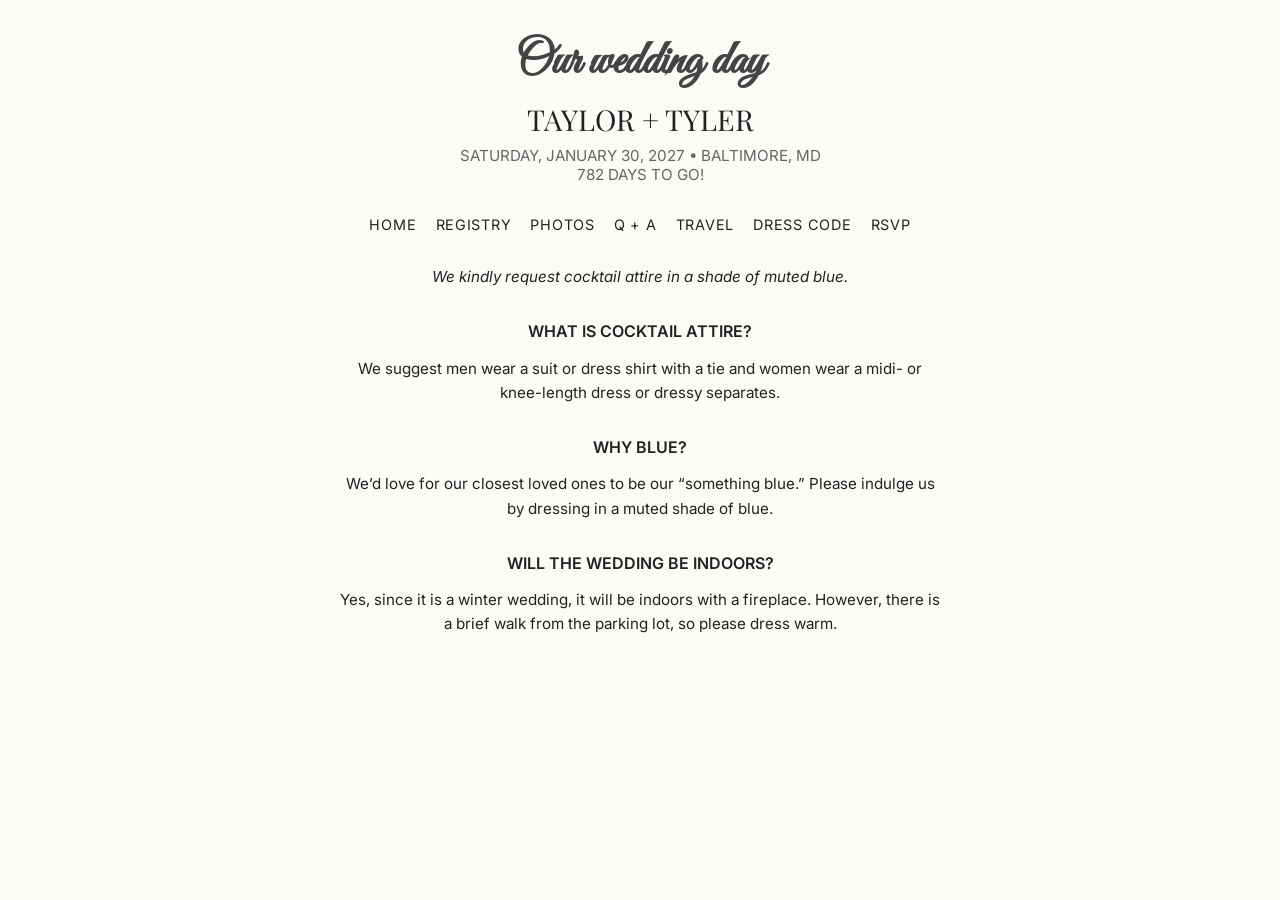
<file: detailstest.html>
<!DOCTYPE html>
<html lang="en">
<head>
  <meta charset="UTF-8">
  <meta name="viewport" content="width=device-width, initial-scale=1">
  <title>Our Wedding Day</title>
  <link href="https://fonts.googleapis.com/css2?family=Great+Vibes&family=Playfair+Display:wght@400;600&family=Inter:wght@300;400;500&display=swap" rel="stylesheet">
  <style>
    body {
      font-family: 'Inter', sans-serif;
      background-color: #fdfbf8;
      color: #222;
      margin: 0;
      padding: 0;
      text-align: center;
    }

    h1 {
      font-family: 'Great Vibes', cursive;
      font-size: 3em;
      margin-top: 2rem;
      margin-bottom: 0.5rem;
      color: #444;
    }

    h2 {
      font-family: 'Playfair Display', serif;
      font-size: 1.8em;
      margin: 0.5rem 0;
      font-weight: 400;
    }

    .date-location {
      font-size: 0.95em;
      margin-bottom: 1rem;
      color: #666;
    }

    .nav {
      display: flex;
      justify-content: center;
      flex-wrap: wrap;
      gap: 1.2rem;
      font-size: 0.9em;
      margin: 2rem 0;
      text-transform: uppercase;
      letter-spacing: 0.05em;
    }

    .nav a {
      text-decoration: none;
      color: #222;
      font-weight: 400;
    }

    .section {
      max-width: 600px;
      margin: 0 auto 2rem auto;
      padding: 0 1rem;
    }

    .section p {
      font-size: 0.95em;
      line-height: 1.6;
      margin-bottom: 1.5rem;
    }

    .section-title {
      font-weight: 600;
      margin-top: 2rem;
      margin-bottom: 0.5rem;
    }

    @media (max-width: 600px) {
      .nav {
        flex-direction: column;
        gap: 0.5rem;
      }
    }
  </style>
</head>
<body>

  <h1>Our wedding day</h1>

  <h2>TAYLOR + TYLER</h2>
  <div class="date-location">
    SATURDAY, JANUARY 30, 2027 • BALTIMORE, MD<br>
    782 DAYS TO GO!
  </div>

  <nav class="nav">
    <a href="#">Home</a>
    <a href="#">Registry</a>
    <a href="#">Photos</a>
    <a href="#">Q + A</a>
    <a href="#">Travel</a>
    <a href="#">Dress Code</a>
    <a href="#">RSVP</a>
  </nav>

  <div class="section">
    <p><em>We kindly request cocktail attire in a shade of muted blue.</em></p>

    <div class="section-title">WHAT IS COCKTAIL ATTIRE?</div>
    <p>We suggest men wear a suit or dress shirt with a tie and women wear a midi- or knee-length dress or dressy separates.</p>

    <div class="section-title">WHY BLUE?</div>
    <p>We’d love for our closest loved ones to be our “something blue.” Please indulge us by dressing in a muted shade of blue.</p>

    <div class="section-title">WILL THE WEDDING BE INDOORS?</div>
    <p>Yes, since it is a winter wedding, it will be indoors with a fireplace. However, there is a brief walk from the parking lot, so please dress warm.</p>
  </div>

</body>
</html>
</file>
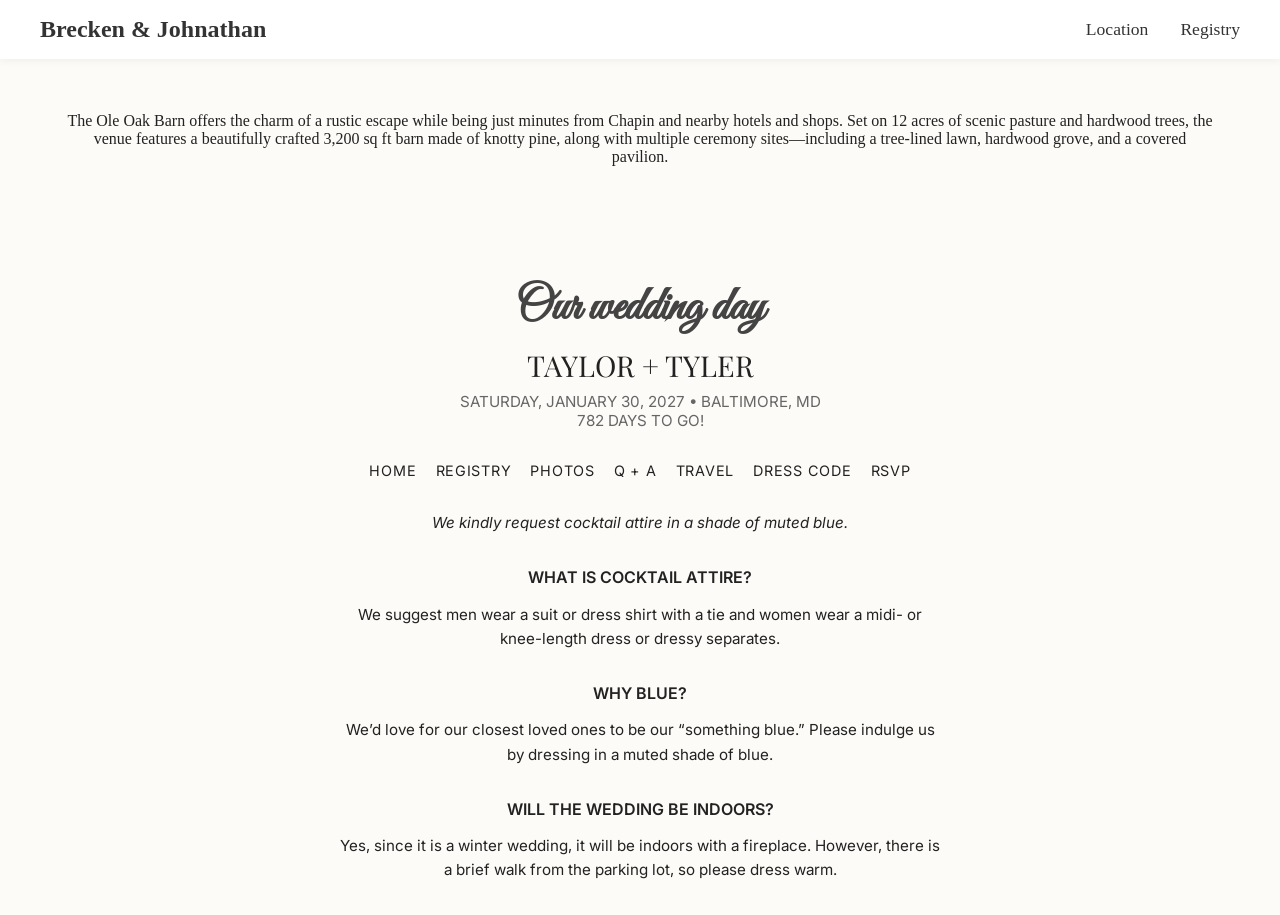
<file: locationtest.html>
<!DOCTYPE html>
<html lang="en">
    <head>
        <meta charset="UTF-8" />
        <meta name="viewport" content="width=device-width, initial-scale=1.0" />
        <title>Wedding Location</title>
        <link rel="stylesheet" href="style.css" />
      </head>
  <body>
      <nav class="navbar">
          <div class="nav-container">
            <a href="index.html" class="logo">Brecken & Johnathan</a>
        
            <div class="menu-toggle" id="mobile-menu">
              <span></span>
              <span></span>
              <span></span>
            </div>
        
            <ul class="nav-links" id="nav-links">
              <li><a href="#location">Location</a></li>
              <li><a href="Registry">Registry</a></li>
            </ul>
          </div>
        </nav>

        <div class="details-section">
            <p>The Ole Oak Barn offers the charm of a rustic escape while being just minutes from Chapin and nearby hotels and shops. Set on 12 acres of scenic pasture and hardwood trees, the venue features a beautifully crafted 3,200 sq ft barn made of knotty pine, along with multiple ceremony sites—including a tree-lined lawn, hardwood grove, and a covered pavilion.</p>
          </div>
    <body>

        <!DOCTYPE html>
        <html lang="en">
        <head>
          <meta charset="UTF-8">
          <meta name="viewport" content="width=device-width, initial-scale=1">
          <title>Our Wedding Day</title>
          <link href="https://fonts.googleapis.com/css2?family=Great+Vibes&family=Playfair+Display:wght@400;600&family=Inter:wght@300;400;500&display=swap" rel="stylesheet">
          <style>
            body {
              font-family: 'Inter', sans-serif;
              background-color: #fdfbf8;
              color: #222;
              margin: 0;
              padding: 0;
              text-align: center;
            }
        
            h1 {
              font-family: 'Great Vibes', cursive;
              font-size: 3em;
              margin-top: 2rem;
              margin-bottom: 0.5rem;
              color: #444;
            }
        
            h2 {
              font-family: 'Playfair Display', serif;
              font-size: 1.8em;
              margin: 0.5rem 0;
              font-weight: 400;
            }
        
            .date-location {
              font-size: 0.95em;
              margin-bottom: 1rem;
              color: #666;
            }
        
            .nav {
              display: flex;
              justify-content: center;
              flex-wrap: wrap;
              gap: 1.2rem;
              font-size: 0.9em;
              margin: 2rem 0;
              text-transform: uppercase;
              letter-spacing: 0.05em;
            }
        
            .nav a {
              text-decoration: none;
              color: #222;
              font-weight: 400;
            }
        
            .section {
              max-width: 600px;
              margin: 0 auto 2rem auto;
              padding: 0 1rem;
            }
        
            .section p {
              font-size: 0.95em;
              line-height: 1.6;
              margin-bottom: 1.5rem;
            }
        
            .section-title {
              font-weight: 600;
              margin-top: 2rem;
              margin-bottom: 0.5rem;
            }
        
            @media (max-width: 600px) {
              .nav {
                flex-direction: column;
                gap: 0.5rem;
              }
            }
          </style>
        </head>
        <body>
        
          <h1>Our wedding day</h1>
        
          <h2>TAYLOR + TYLER</h2>
          <div class="date-location">
            SATURDAY, JANUARY 30, 2027 • BALTIMORE, MD<br>
            782 DAYS TO GO!
          </div>
        
          <nav class="nav">
            <a href="#">Home</a>
            <a href="#">Registry</a>
            <a href="#">Photos</a>
            <a href="#">Q + A</a>
            <a href="#">Travel</a>
            <a href="#">Dress Code</a>
            <a href="#">RSVP</a>
          </nav>
        
          <div class="section">
            <p><em>We kindly request cocktail attire in a shade of muted blue.</em></p>
        
            <div class="section-title">WHAT IS COCKTAIL ATTIRE?</div>
            <p>We suggest men wear a suit or dress shirt with a tie and women wear a midi- or knee-length dress or dressy separates.</p>
        
            <div class="section-title">WHY BLUE?</div>
            <p>We’d love for our closest loved ones to be our “something blue.” Please indulge us by dressing in a muted shade of blue.</p>
        
            <div class="section-title">WILL THE WEDDING BE INDOORS?</div>
            <p>Yes, since it is a winter wedding, it will be indoors with a fireplace. However, there is a brief walk from the parking lot, so please dress warm.</p>
          </div>
        
        </body>
        </html>
</file>
<file: style.css>
html {
    scroll-behavior: smooth;
  }  
/* NAVIGATION BAR */
.navbar {
    font-family: Cambria, Cochin, Georgia, Times, 'Times New Roman', serif;
    position: fixed;
    top: 0;
    width: 100%;
    background-color: white;
    z-index: 1000;
    box-shadow: 0 2px 8px rgba(0,0,0,0.05);
  }
  
  .nav-container {
    max-width: 1200px;
    margin: 0 auto;
    padding: 1rem 2rem;
    display: flex;
    justify-content: space-between;
    align-items: center;
  }
  
  .logo {
    font-family: Cambria, Cochin, Georgia, Times, 'Times New Roman', serif;
    font-size: 1.5rem;
    font-weight: bold;
    text-decoration: none;
    color: #333;
  }
  
  .nav-links {
    
    list-style: none;
    display: flex;
    gap: 2rem;
    margin: 0;
    padding: 0;
  }
  
  .nav-links li a {
    text-decoration: none;
    font-size: 1.1rem;
    color: #333;
    transition: color 0.3s ease;
  }
  
  .nav-links li a:hover {
    color: black;
  }

  /* Hamburger Icon */
.menu-toggle {
    display: none;
    flex-direction: column;
    cursor: pointer;
    gap: 5px;
  }
  
  .menu-toggle span {
    height: 3px;
    width: 25px;
    background: #333;
    border-radius: 2px;
    transition: 0.3s;
  }
  
  /* Mobile styles */
  @media (max-width: 768px) {
    .menu-toggle {
      display: flex;
    }
  
    .nav-links {
      display: none;
      flex-direction: column;
      width: 100%;
      margin-top: 1rem;
      gap: 0;
    }
  
    .nav-links.active {
      display: flex;
    }
  
    .nav-links li a {
      padding: 1rem;
      border-top: 1px solid #eee;
      color: #333;
      width: 100%;
      display: block;
      transition: background-color 0.3s ease;
    }
  
    .nav-links li a:hover {
      background-color: #f0f0f0;
      color: black;
    }
  }
  
  /* Hamburger open animation (optional) */
  .menu-toggle.open span:nth-child(1) {
    transform: rotate(45deg) translate(5px, 5px);
  }
  
  .menu-toggle.open span:nth-child(2) {
    opacity: 0;
  }
  
  .menu-toggle.open span:nth-child(3) {
    transform: rotate(-45deg) translate(6px, -6px);
  }
  
  

body {
    margin: 0;
    padding: 0;
    font-family: 'Garamond', serif;
    background-color: white;
    color: black;
  }
  
  .container {
    display: flex;
    justify-content: space-around;
    align-items: center;
    padding: 5rem 2rem;
    flex-wrap: wrap;
  }
  
  .text-section {
    max-width: 500px;
  }
  
  .text-section h1 {
    font-size: 2.5rem;
    font-style: italic;
    margin-bottom: 1rem;
  }
  
  .text-section .thank-you {
    font-weight: bold;
    font-size: 1.2rem;
    margin-bottom: 2rem;
  }
  
  .button {
    display: inline-block;
    border: 2px solid black;
    padding: 0.75rem 1.5rem;
    font-size: 1.2rem;
    text-decoration: none;
    color: black;
    transition: background-color 0.3s ease;
  }
  
  .button:hover {
    background-color: #f0f0f0;
  }
  
  .image-section img {
    max-width: 800px;
    max-height: 400px;
    border: 5px solid #444;
    object-fit: cover;
  }

  .image-section-vert img {
    max-width: 800px;
    border: 5px solid #444;
    object-fit: cover;
  }

  .details-section {
    font-family: 'Merriweather', serif;
    text-align: center;
    margin: 2rem auto;
    padding: 4rem;
  }

  .details-section h2{
    font-family: 'Lucida Sans', 'Lucida Sans Regular', 'Lucida Grande', 'Lucida Sans Unicode', Geneva, Verdana, sans-serif;
  }
  
  .details-section img {
    max-width: 50%;
    height: auto;
    border-radius: 10px;
  }

  .location-card {
    display: flex;
    flex-wrap: wrap;
    align-items: center;
    justify-content: space-between;
    background-color: #c5e6e9;
    border-radius: 20px;
    padding: 3rem;
    margin: 4rem auto;
    max-width: 1200px;
    transition: transform 0.3s ease;
  }
  
  .location-card:hover {
    transform: scale(1.02);
  }
  
  .location-text {
    font-family: Cambria, Cochin, Georgia, Times, 'Times New Roman', serif;
    flex: 1 1 45%;
    color: black;
    padding-right: 2rem;
  }
  
  .location-text h2 {
    font-size: 2.5rem;
    font-weight: bold;
    margin-bottom: 1rem;
  }
  
  .location-text h2 span {
    color: black;
  }
  
  .location-text p {
    font-size: 1.2rem;
    margin-bottom: 2rem;
  }
  
  .learn-more {
    display: inline-block;
    padding: 0.75rem 1.5rem;
    background-color: white;
    color: #000000;
    font-weight: bold;
    border-radius: 30px;
    text-decoration: none;
    transition: background-color 0.3s ease;
  }
  
  .learn-more:hover {
    background-color: #f0f0f0;
  }
  
  .location-photo {
    flex: 1 1 45%;
  }
  
  .location-photo img {
    max-width: 100%;
    border-radius: 15px;
  }
   
  .rsvp-section {
    display: flex;
    justify-content: center;
    margin: 4rem 0;
  }
  
  
  .rsvp-button {
    display: inline-block;
    padding: 1.25rem 3rem; 
    font-size: 1.5rem;     
    background-color: #f8b7fc;
    color: white;
    font-weight: bold;
    border-radius: 50px;
    text-decoration: none;
    transition: transform 0.3s ease, background-color 0.3s ease;
    box-shadow: 0 5px 15px rgba(0,0,0,0.1);
  }
  
  
  .rsvp-button:hover {
    background-color: #d89e00;
    transform: scale(1.05);
  }

  .details-button {
    display: inline-block;
    padding: 1.25rem 3rem; 
    font-size: 1.5rem;     
    background-color: #b7e8fc;
    color: rgb(9, 8, 8);
    font-weight: bold;
    border-radius: 50px;
    text-decoration: none;
    transition: transform 0.3s ease, background-color 0.3s ease;
    box-shadow: 0 5px 15px rgba(0,0,0,0.1);
  }
  
  /* ---------------------------- */
/* 🌐 RESPONSIVE DESIGN BELOW  */
/* ---------------------------- */

@media (max-width: 768px) {
    /* Navbar stacks links if needed */
    .nav-container {
      flex-direction: column;
      align-items: flex-start;
    }
  
    .nav-links {
      flex-direction: column;
      gap: 1rem;
      margin-top: 1rem;
      width: 100%;
    }
  
    .nav-links li {
      width: 100%;
    }
  
    .nav-links li a {
      display: block;
      padding: 0.75rem 0;
      width: 100%;
    }
  
    /* Container sections stack vertically */
    .container {
      flex-direction: column;
      align-items: center;
      padding: 3rem 1rem;
    }
  
    .text-section,
    .image-section {
      max-width: 100%;
      text-align: center;
    }
  
    .image-section img {
      max-width: 100%;
    }
  
    .details-section img {
      max-width: 90%;
    }
  
    /* Location card stacks */
    .location-card {
      flex-direction: column;
      padding: 2rem 1rem;
      text-align: center;
    }
  
    .location-text,
    .location-photo {
      width: 100%;
      padding: 0;
    }
  
    .location-photo img {
      max-width: 100%;
    }
  
    /* RSVP button scales better */
    .rsvp-button {
      width: 80%;
      font-size: 1.3rem;
      padding: 1.2rem 0;
      text-align: center;
    }
  
    /* Optional spacing adjustments */
    .location-text h2 {
      font-size: 4rem;
    }
  
    .location-text p {
      font-size: 3rem;
    }
  }
</file>
